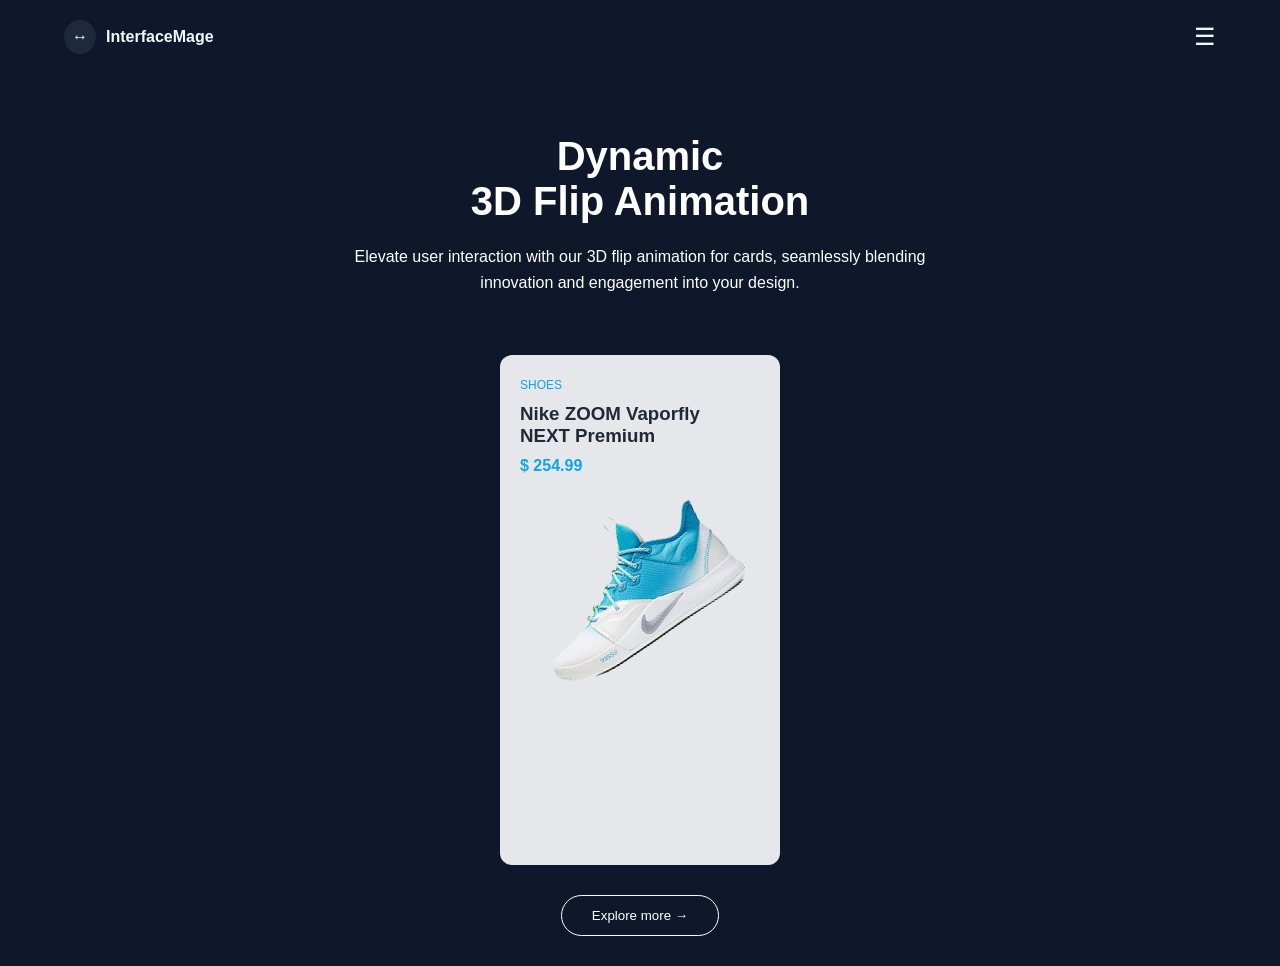
<file: Task-4/index.html>
<!DOCTYPE html>
<html lang="en">
<head>
    <meta charset="UTF-8">
    <meta name="viewport" content="width=device-width, initial-scale=1.0">
    <title>3D Card</title>
    <link rel="stylesheet" href="style.css">
</head>
<body>
    <nav class="navbar container">
        <div class="logo">
            <span class="icon">↔</span>
            <span>InterfaceMage</span>
        </div>
        <div class="menu">☰</div>
    </nav>

    <section class="hero container">
        <h1>Dynamic <br> 3D Flip Animation</h1>
        <p>Elevate user interaction with our 3D flip animation for cards, seamlessly blending innovation and engagement into your design.</p>
    </section>

    <section class="cards container">
        <div class="card">
            <div class="card-top">
                <span class="category">SHOES</span>
                <h3>Nike ZOOM Vaporfly <br> NEXT Premium</h3>
                <p class="price">$ 254.99</p>
                <div class="img-box">
                    <img src="Image-removebg-preview.png" alt="Shoes">
                </div>
            </div>
            <div class="card-bottom">
                <p class="size-title">SELECT SIZE</p>
                <div class="sizes">
                    <span>5</span><span>6</span><span class="active">7</span><span>8</span><span>9</span>
                </div>
                <button class="add-btn">ADD TO CART</button>
            </div>
        </div>
        <button class="explore-btn">Explore more →</button>
    </section>
</body>
</html>
</file>
<file: Task-4/style.css>
* { margin: 0; padding: 0; box-sizing: border-box; font-family: Arial, sans-serif; }
body { background-color: #0f172a; color: white; }
.container { width: 90%; margin: auto; }

.navbar { display: flex; color: aliceblue; justify-content: space-between; align-items: center; padding: 20px 0; }
.logo { display: flex; align-items: center; gap: 10px; font-weight: bold; }
.icon { background: #1e293b; padding: 8px; border-radius: 50%; }
.menu { font-size: 24px; cursor: pointer; }
.hero { padding: 60px 0; text-align: center; }
.hero h1 { font-size: 40px; margin-bottom: 20px; }
.hero p { max-width: 600px; margin: auto; line-height: 1.6; color: #fff; }

.card { 
    width: 280px; background: #e5e7eb; border-radius: 12px; 
    padding: 20px; margin: auto; position: relative; 
    transition: 0.4s; overflow: hidden; 
}
.card-top h3 { margin: 10px 0; color: #1f2937; }
.category, .price { color: #0ea5e9; font-size: 12px; }
.price { font-weight: bold; font-size: 16px; }

.img-box { width: 100%; transition: 0.5s; transform: rotate(-20deg); }
.img-box img { width: 100%; object-fit: contain; }

.card-bottom { margin-top: 20px; opacity: 0; transform: translateY(40px); transition: 0.5s; }
.sizes { display: flex; gap: 10px; margin: 10px 0; color: gray; }
.sizes span { 
    width: 35px; height: 35px; background: #fff; border-radius: 8px;
    display: grid; place-items: center; cursor: pointer; 
}
.sizes .active { background: #0ea5e9; color: #fff; }

.add-btn { 
    width: 100%; padding: 10px; border: none; border-radius: 8px;
    background: #0ea5e9; color: #fff; cursor: pointer; 
}

.card:hover .img-box { transform: scale(0.7) translateY(-30px); }
.card:hover .card-bottom { opacity: 1; transform: translateY(0); }

.explore-btn {
    display: block; margin: 30px auto; padding: 12px 30px;
    background: transparent; color: #fff; border: 1px solid #fff;
    border-radius: 25px; cursor: pointer; transition: 0.3s;
}
.explore-btn:hover { background: #fff; color: #000; }
</file>
